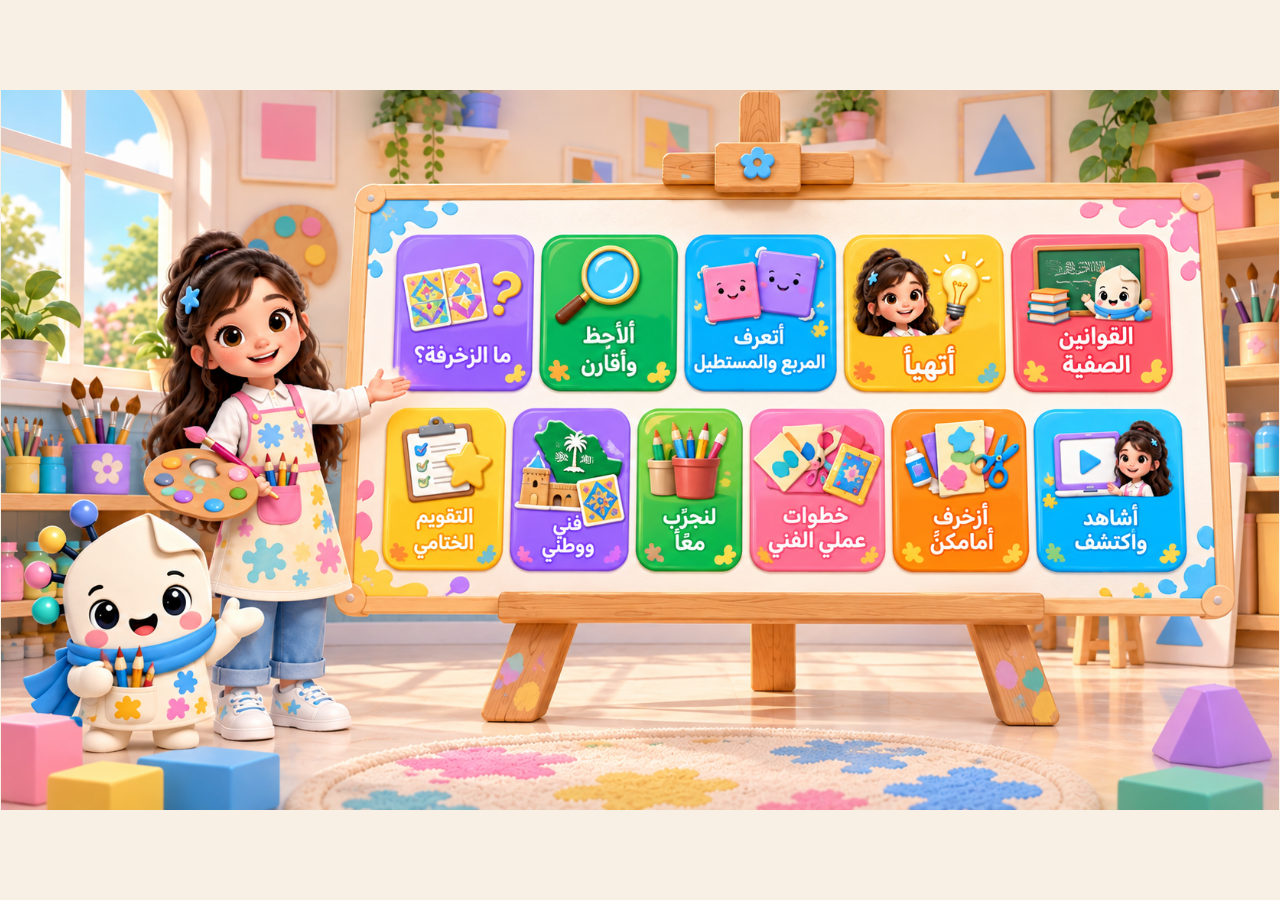
<file: index.html>
<!doctype html><html lang="ar"><head><meta charset="utf-8"><meta name="viewport" content="width=device-width,initial-scale=1,viewport-fit=cover"><link rel="stylesheet" href="style.css"><title>أزخرف بالمربع والمستطيل</title></head><body class="home-body"><main class="home-page"><div class="home-stage"><img class="home-image" src="home.png" alt="الشاشة الرئيسية"><div class="homewrap"><a class="hot" href="01-class-rules.html" style="left:73.8%;top:19.5%;width:18.1%;height:25.0%" aria-label="القوانين الصفية"></a><a class="hot" href="02-warm-up.html" style="left:60.3%;top:19.5%;width:13.5%;height:25.0%" aria-label="أتهيأ"></a><a class="hot" href="03-shapes.html" style="left:46.6%;top:19.5%;width:13.7%;height:25.0%" aria-label="أتعرف المربع والمستطيل"></a><a class="hot" href="04-compare.html" style="left:33.9%;top:19.5%;width:12.1%;height:25.0%" aria-label="ألاحظ وأقارن"></a><a class="hot" href="05-decoration.html" style="left:21.1%;top:19.5%;width:12.5%;height:25.0%" aria-label="ما الزخرفة"></a><a class="hot" href="06-watch-discover.html" style="left:76.8%;top:52.2%;width:15.2%;height:24.2%" aria-label="أشاهد وأكتشف"></a><a class="hot" href="07-demonstration.html" style="left:63.4%;top:52.2%;width:13.4%;height:24.2%" aria-label="أزخرف أمامكن"></a><a class="hot" href="08-art-steps.html" style="left:50.2%;top:52.2%;width:13.2%;height:24.2%" aria-label="خطوات عملي الفني"></a><a class="hot" href="09-try-together.html" style="left:42.2%;top:52.2%;width:8.0%;height:24.2%" aria-label="لنجرب معا"></a><a class="hot" href="10-art-homeland.html" style="left:33.7%;top:52.2%;width:8.5%;height:24.2%" aria-label="فني ووطني"></a><a class="hot" href="11-final-assessment.html" style="left:21.2%;top:52.2%;width:12.5%;height:24.2%" aria-label="التقويم الختامي"></a></div></div></main></body></html>
</file>
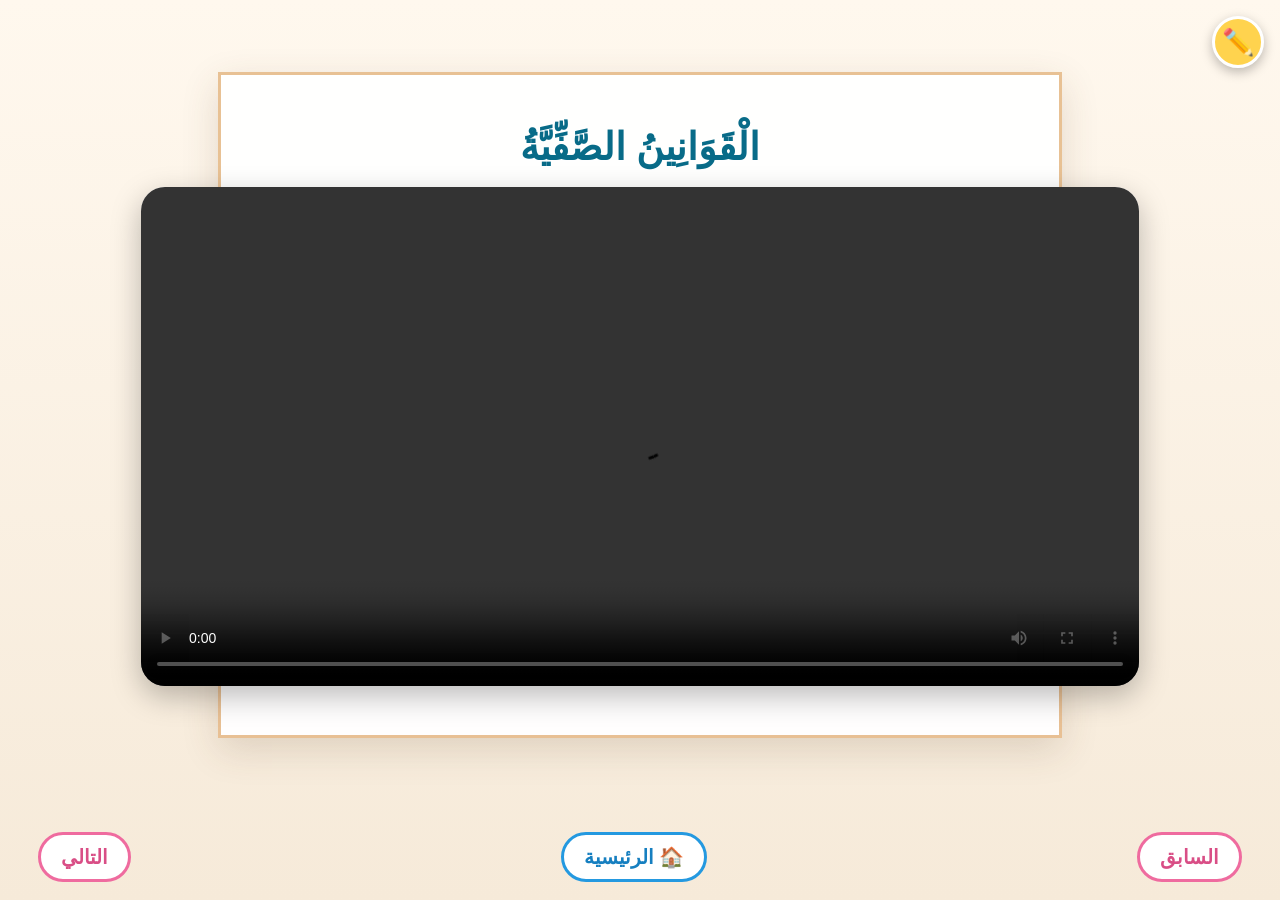
<file: 01-class-rules.html>
<!doctype html><html lang="ar" dir="rtl"><head><meta charset="utf-8"><meta name="viewport" content="width=device-width,initial-scale=1"><link rel="stylesheet" href="style.css"><title>أزخرف بالمربع والمستطيل</title></head><body><main class="page class-rules-page"><div class="board"><div class="title">الْقَوَانِينُ الصَّفِّيَّةُ</div><video class="videoBox" controls playsinline src="class-rules.mp4"></video></div></main><script src="common.js"></script><script>document.addEventListener('DOMContentLoaded',()=>{document.body.insertAdjacentHTML('beforeend',nav('index.html','02-warm-up.html'));});</script></body></html>
</file>
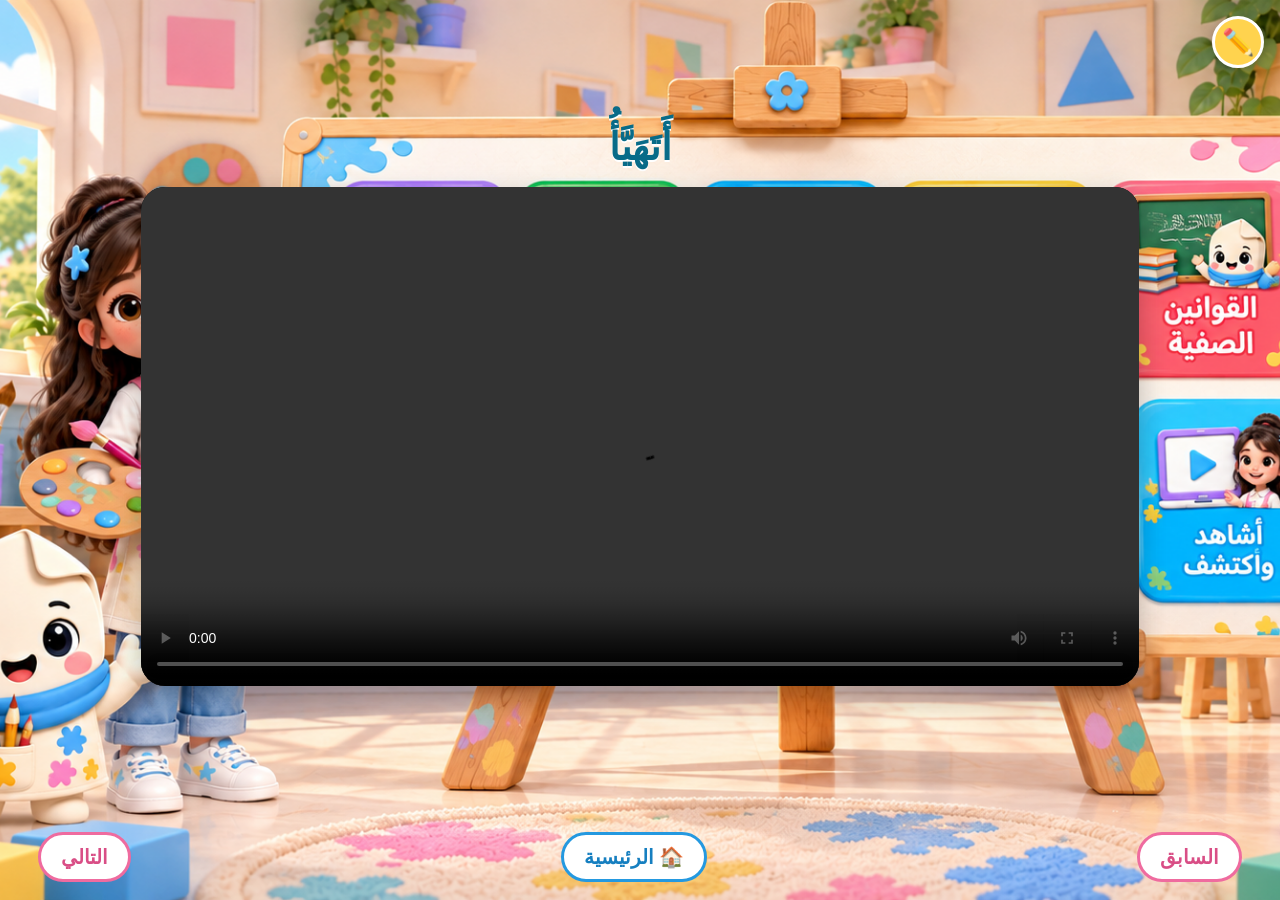
<file: 02-warm-up.html>
<!doctype html><html lang="ar" dir="rtl"><head><meta charset="utf-8"><meta name="viewport" content="width=device-width,initial-scale=1"><link rel="stylesheet" href="style.css"><title>أزخرف بالمربع والمستطيل</title></head><body><main class="page" style="background-image:url('home.png')"><div class="board"><div class="title">أَتَهَيَّأُ</div><video class="videoBox" controls playsinline src="warmup.mp4"></video></div></main><script src="common.js"></script><script>document.addEventListener('DOMContentLoaded',()=>{document.body.insertAdjacentHTML('beforeend',nav('01-class-rules.html','03-shapes.html'));});</script></body></html>
</file>
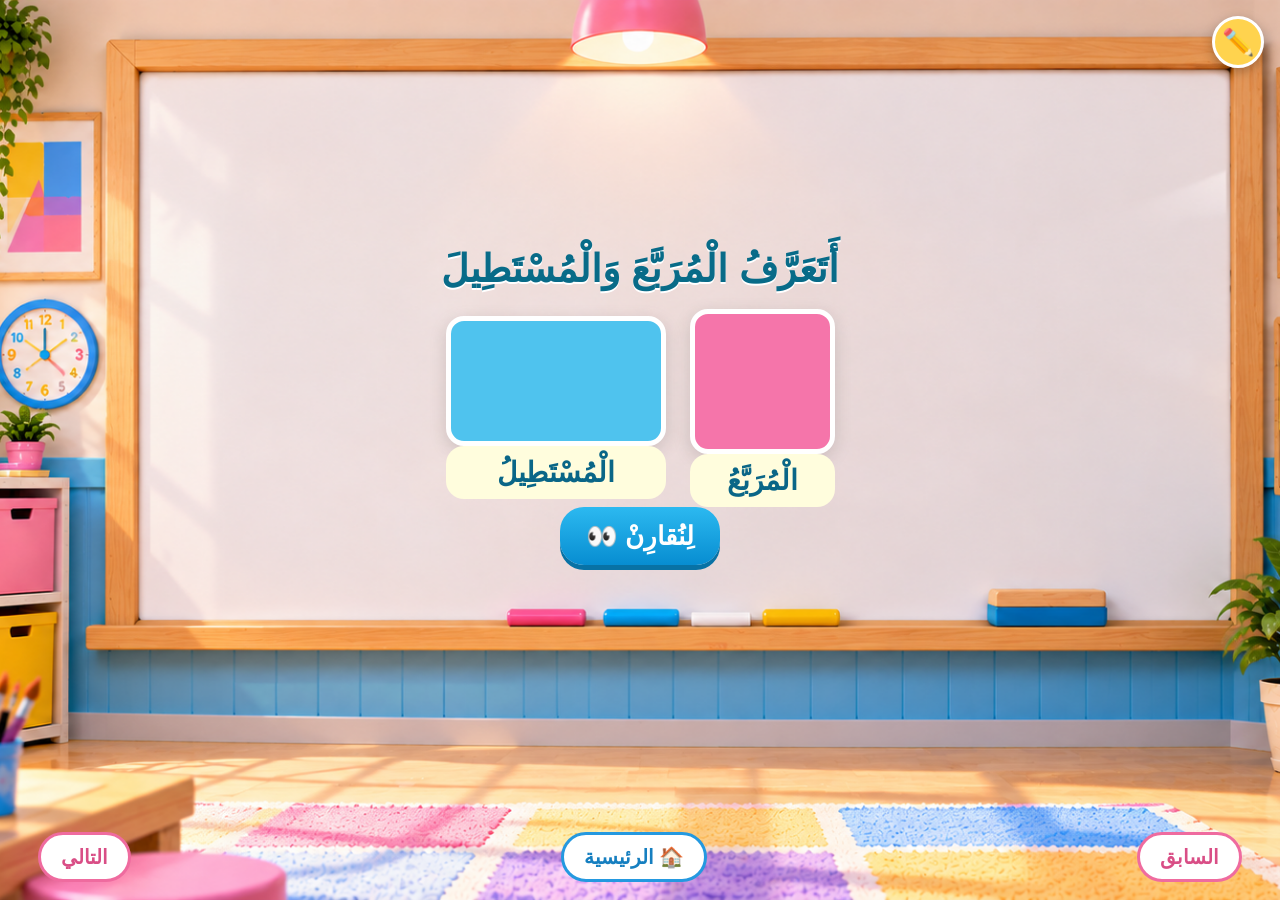
<file: 03-shapes.html>
<!doctype html><html lang="ar" dir="rtl"><head><meta charset="utf-8"><meta name="viewport" content="width=device-width,initial-scale=1"><link rel="stylesheet" href="style.css"><title>أزخرف بالمربع والمستطيل</title></head><body><main class="page" style="background-image:url('bg-shapes.png')"><div class="board"><div class="title">أَتَعَرَّفُ الْمُرَبَّعَ وَالْمُسْتَطِيلَ</div><div id="s1"><div class="row"><div><div class="shape sq pink" onclick="speak('هَذَا مُرَبَّعٌ.',this)"></div><div class="msg">الْمُرَبَّعُ</div></div><div><div class="shape rect sky" onclick="speak('هَذَا مُسْتَطِيلٌ.',this)"></div><div class="msg">الْمُسْتَطِيلُ</div></div></div><button class="btn" onclick="compare()">لِنُقارِنْ 👀</button></div><div id="s2" class="hidden"><video class="character" src="shapes-compare.mp4" autoplay controls></video><div class="row"><div class="shape sq pink"></div><div class="shape rect sky"></div></div><button class="btn" onclick="discover()">نَكْتَشِفُ الْفَرْقَ</button><button class="btn alt" onclick="drawShapes()">هَيَّا نَرْسُمُ ✏️</button></div><div id="s3" class="hidden"><div class="msg">تَتَبَّعِي الشَّكْلَ.</div><div class="row"><div class="shape sq dotted"></div><div class="shape rect dotted"></div></div><button class="btn pinkb" onclick="clearPen()">إِعادَةُ الرَّسْمِ</button></div></div></main><script src="common.js"></script><script>document.addEventListener('DOMContentLoaded',()=>{document.body.insertAdjacentHTML('beforeend',nav('02-warm-up.html','04-compare.html'));window.speak=(t,e)=>{e.animate([{transform:'scale(1)'},{transform:'scale(1.08)'},{transform:'scale(1)'}],500);speechSynthesis.speak(new SpeechSynthesisUtterance(t))};window.compare=()=>{s1.classList.add('hidden');s2.classList.remove('hidden')};window.discover=()=>{document.querySelectorAll('#s2 .shape').forEach(x=>x.animate([{outline:'0 solid gold'},{outline:'10px solid gold'},{outline:'0 solid gold'}],1000))};window.drawShapes=()=>{s2.classList.add('hidden');s3.classList.remove('hidden');mode('pen')}});</script></body></html>
</file>
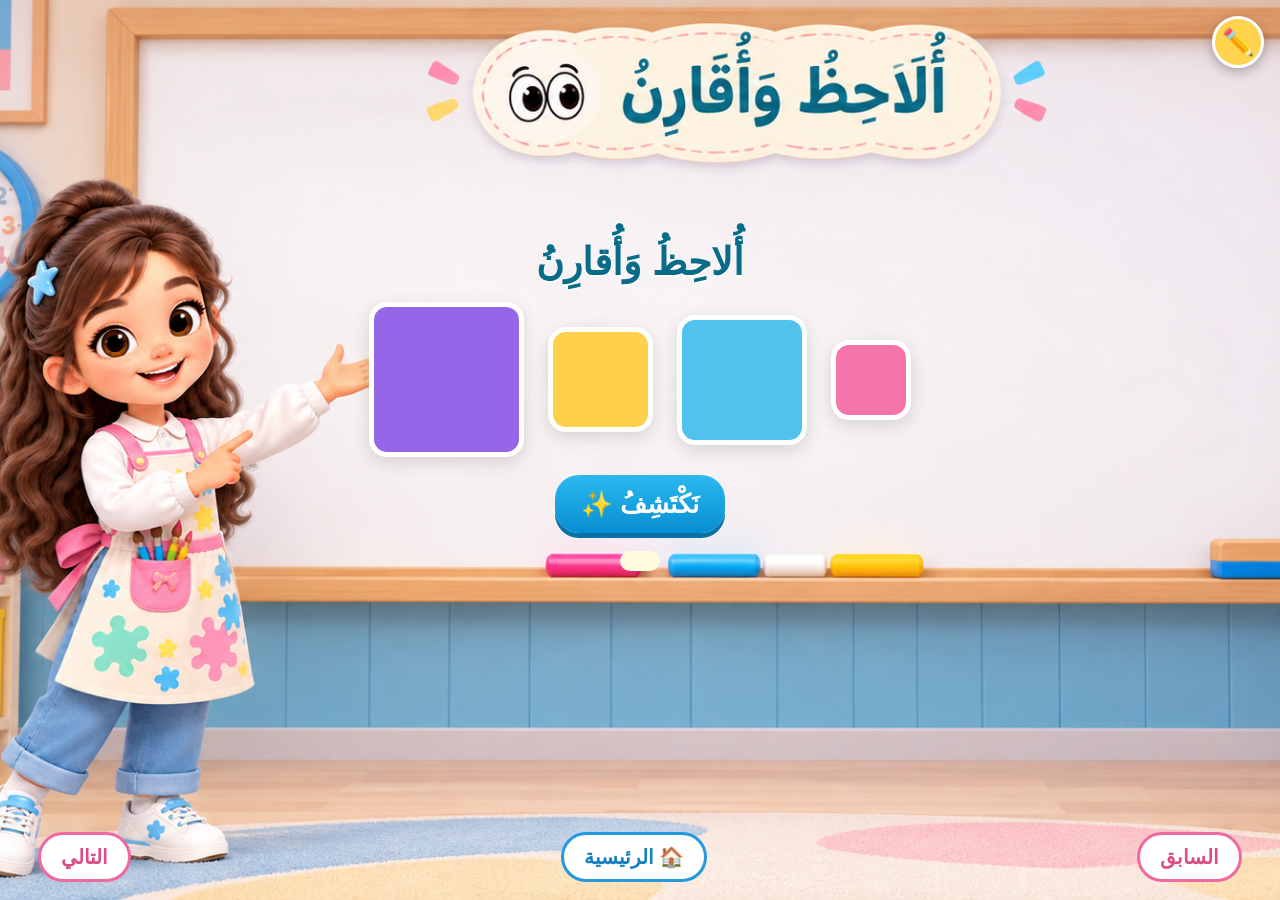
<file: 04-compare.html>
<!doctype html><html lang="ar" dir="rtl"><head><meta charset="utf-8"><meta name="viewport" content="width=device-width,initial-scale=1"><link rel="stylesheet" href="style.css"><title>أزخرف بالمربع والمستطيل</title></head><body><main class="page" style="background-image:url('bg-compare.png')"><div class="board"><div class="title">أُلاحِظُ وَأُقارِنُ</div><video id="cq" class="character" src="shapes-compare.mp4" controls autoplay></video><div id="squares" class="row"><div class="shape sq pink" style="width:80px;height:80px"></div><div class="shape sq sky" style="width:130px;height:130px"></div><div class="shape sq yellow" style="width:105px;height:105px"></div><div class="shape sq purple" style="width:155px;height:155px"></div></div><button class="btn" onclick="discoverCompare()">نَكْتَشِفُ ✨</button><div id="cm" class="msg"></div><video id="cr" class="character hidden" src="compare-result.mp4" controls></video></div></main><script src="common.js"></script><script>document.addEventListener('DOMContentLoaded',()=>{document.body.insertAdjacentHTML('beforeend',nav('03-shapes.html','05-decoration.html'));window.discoverCompare=()=>{cm.textContent='تَخْتَلِفُ فِي الْحَجْمِ';let a=[...squares.children];a.sort((x,y)=>x.offsetWidth-y.offsetWidth).forEach(x=>squares.appendChild(x));setTimeout(()=>{cm.textContent='وَتَخْتَلِفُ فِي اللَّوْنِ';a.forEach(x=>x.animate([{filter:'brightness(1)'},{filter:'brightness(1.4)'},{filter:'brightness(1)'}],700))},1200);setTimeout(()=>{cm.textContent='وَكُلُّهَا مُرَبَّعَاتٌ! ⭐';cr.classList.remove('hidden');cr.play()},2500)}});</script></body></html>
</file>
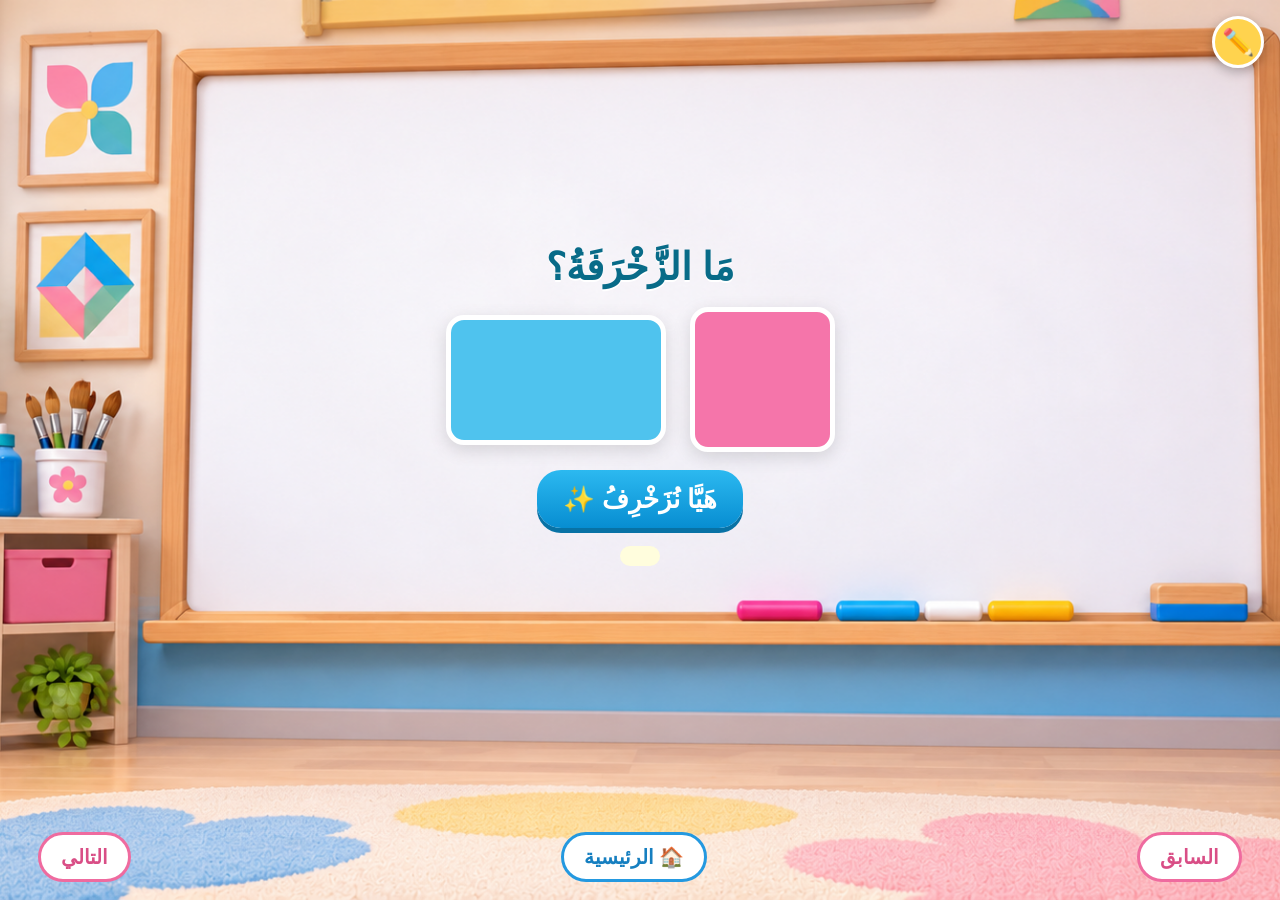
<file: 05-decoration.html>
<!doctype html><html lang="ar" dir="rtl"><head><meta charset="utf-8"><meta name="viewport" content="width=device-width,initial-scale=1"><link rel="stylesheet" href="style.css"><title>أزخرف بالمربع والمستطيل</title></head><body><main class="page" style="background-image:url('bg-decoration.png')"><div class="board"><div class="title">مَا الزَّخْرَفَةُ؟</div><video id="do" class="character" src="decoration-open.mp4" controls autoplay></video><div class="row" id="plain"><div class="shape sq pink"></div><div class="shape rect sky"></div></div><button class="btn" onclick="decorateNow()">هَيَّا نُزَخْرِفُ ✨</button><div id="decorMsg" class="msg"></div><button id="quiz" class="btn alt hidden" onclick="quizDecor()">أَيُّهُمَا مُزَخْرَفٌ؟</button><video id="dc" class="character hidden" src="decoration-close.mp4" controls></video></div></main><script src="common.js"></script><script>document.addEventListener('DOMContentLoaded',()=>{document.body.insertAdjacentHTML('beforeend',nav('04-compare.html','06-watch-discover.html'));window.decorateNow=()=>{[...plain.children].forEach((x,i)=>{x.style.backgroundImage='repeating-linear-gradient(45deg,#f575aa 0 20px,#ffd04b 20px 40px,#4fc3ee 40px 60px)';x.animate([{transform:'scale(.9)'},{transform:'scale(1.08)'},{transform:'scale(1)'}],900)});decorMsg.textContent='نُزَيِّنُ الْأَشْكَالَ فَنَصْنَعُ زَخَارِفَ جَمِيلَةً.';quiz.classList.remove('hidden')};window.quizDecor=()=>{decorMsg.textContent='أَحْسَنْتُنَّ!';dc.classList.remove('hidden');dc.play()}});</script></body></html>
</file>
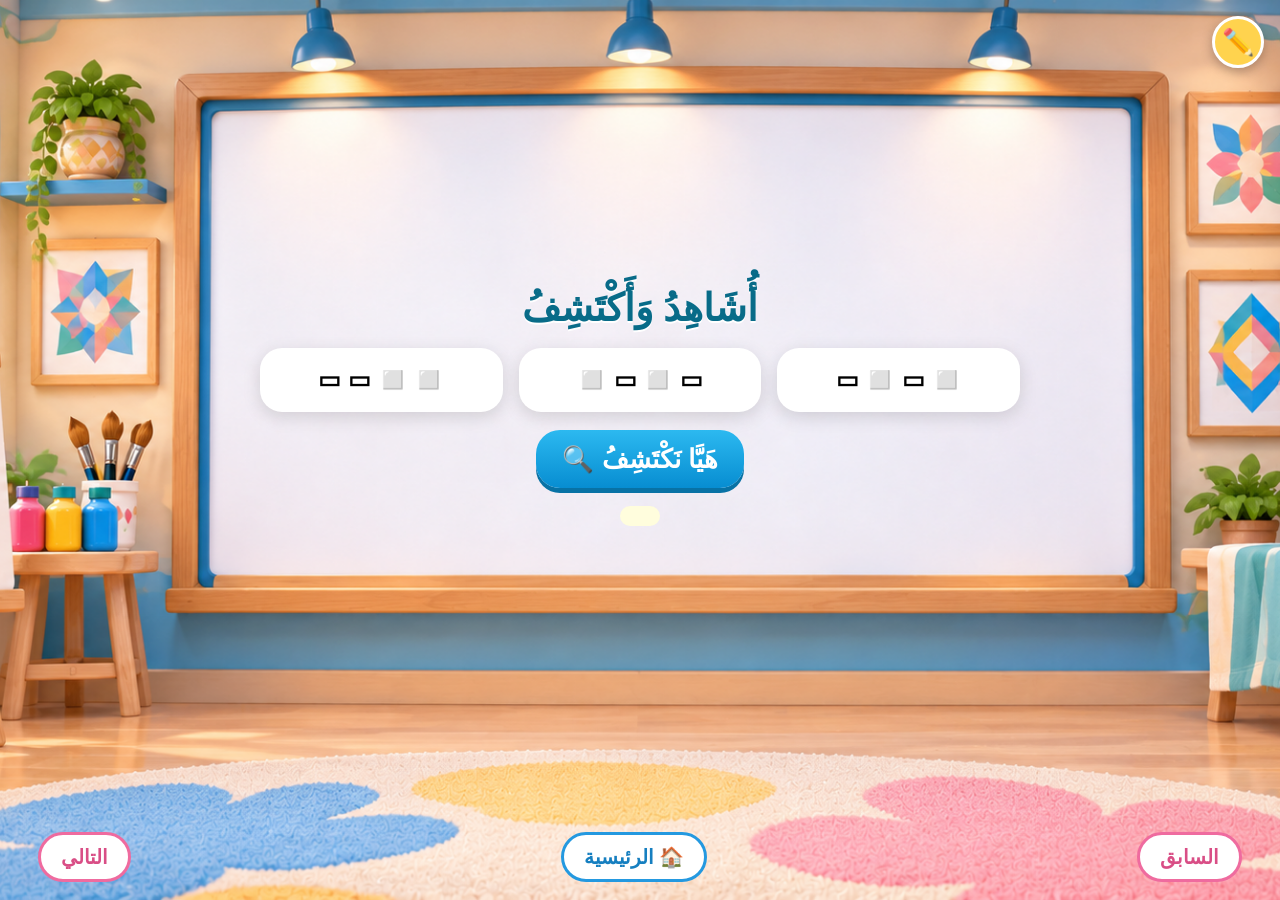
<file: 06-watch-discover.html>
<!doctype html><html lang="ar" dir="rtl"><head><meta charset="utf-8"><meta name="viewport" content="width=device-width,initial-scale=1"><link rel="stylesheet" href="style.css"><title>أزخرف بالمربع والمستطيل</title></head><body><main class="page" style="background-image:url('bg-watch.png')"><div class="board"><div class="title">أُشَاهِدُ وَأَكْتَشِفُ</div><video id="wo" class="character" src="watch-open.mp4" controls autoplay></video><div class="cards" id="patterns"><div class="card">◻️ ▭ ◻️ ▭</div><div class="card">▭ ◻️ ▭ ◻️</div><div class="card">◻️ ◻️ ▭ ▭</div></div><button class="btn" onclick="discoverPattern()">هَيَّا نَكْتَشِفُ 🔍</button><div id="wm" class="msg"></div><video id="wc" class="character hidden" src="watch-close.mp4" controls></video></div></main><script src="common.js"></script><script>document.addEventListener('DOMContentLoaded',()=>{document.body.insertAdjacentHTML('beforeend',nav('05-decoration.html','07-demonstration.html'));window.discoverPattern=()=>{wm.textContent='نُكَرِّرُ الْأَشْكَالَ فَنُكَوِّنُ زَخْرَفَةً.';patterns.querySelectorAll('.card').forEach(x=>x.animate([{transform:'scale(1)'},{transform:'scale(1.08)'},{transform:'scale(1)'}],800));setTimeout(()=>{wc.classList.remove('hidden');wc.play()},1200)}});</script></body></html>
</file>
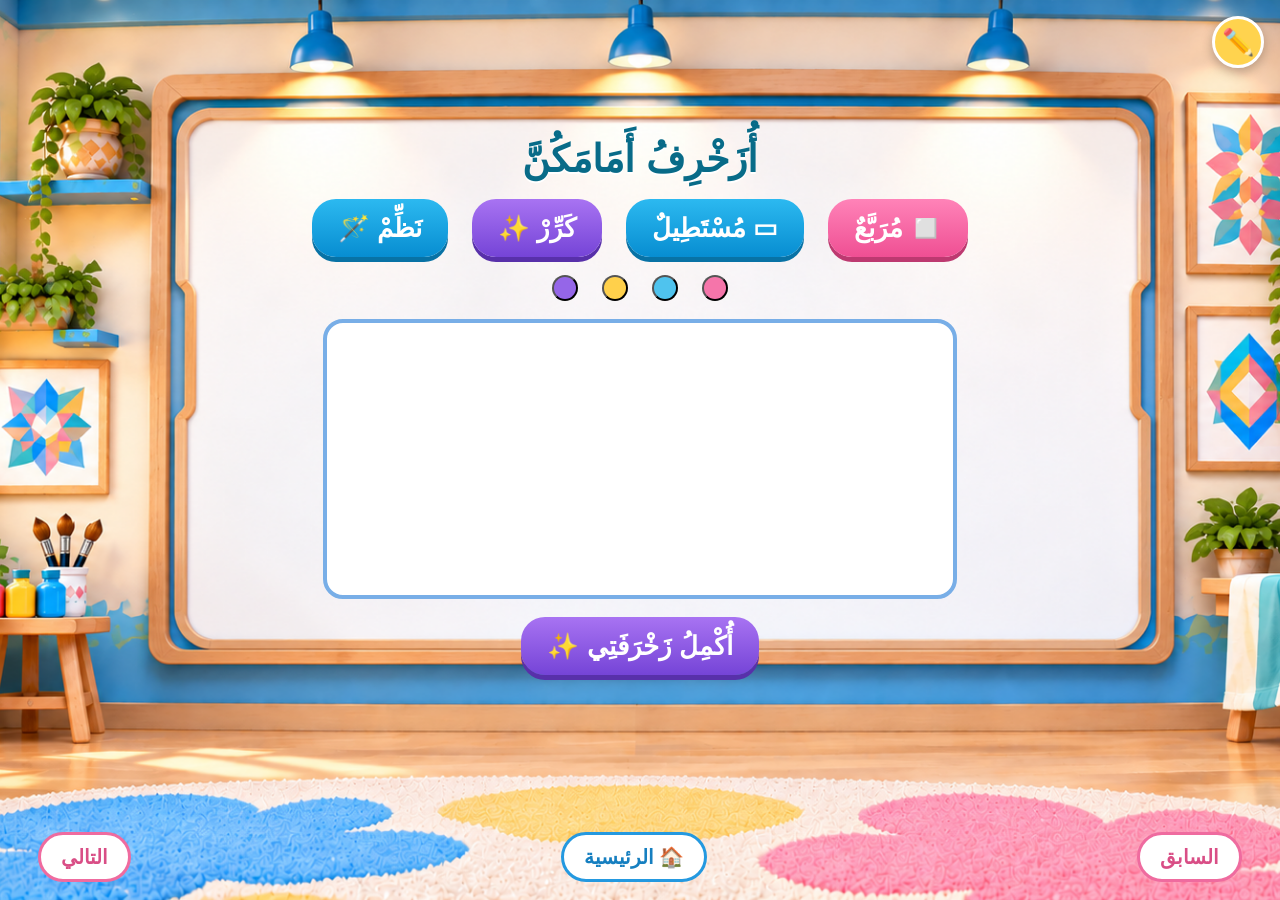
<file: 07-demonstration.html>
<!doctype html><html lang="ar" dir="rtl"><head><meta charset="utf-8"><meta name="viewport" content="width=device-width,initial-scale=1"><link rel="stylesheet" href="style.css"><title>أزخرف بالمربع والمستطيل</title></head><body><main class="page" style="background-image:url('bg-demo.png')"><div class="board"><div class="title">أُزَخْرِفُ أَمَامَكُنَّ</div><video id="deOpen" class="character" src="demo-open.mp4" controls autoplay></video><div class="row"><button class="btn pinkb" onclick="kind='sq'">◻️ مُرَبَّعٌ</button><button class="btn" onclick="kind='rect'">▭ مُسْتَطِيلٌ</button><button class="btn alt" onclick="duplicate()">كَرِّرْ ✨</button><button class="btn" onclick="arrange()">نَظِّمْ 🪄</button></div><div class="row"><button class="color" style="background:#f575aa" onclick="col='#f575aa'"></button><button class="color" style="background:#4fc3ee" onclick="col='#4fc3ee'"></button><button class="color" style="background:#ffd04b" onclick="col='#ffd04b'"></button><button class="color" style="background:#9566e8" onclick="col='#9566e8'"></button></div><div id="workspace" style="width:75%;height:280px;background:#fff;border:4px solid #78aee7;border-radius:20px;position:relative" onclick="addShape(event)"></div><button class="btn alt" onclick="finishDemo()">أُكْمِلُ زَخْرَفَتِي ✨</button><video id="deClose" class="character hidden" src="demo-close.mp4" controls></video></div></main><script src="common.js"></script><script>document.addEventListener('DOMContentLoaded',()=>{document.body.insertAdjacentHTML('beforeend',nav('06-watch-discover.html','08-art-steps.html'));let kind='sq',col='#f575aa',selected=null;window.addShape=e=>{if(e.target!==workspace)return;let d=document.createElement('div');d.className=kind==='sq'?'smallshape':'smallrect';d.style.cssText=`position:absolute;left:${e.offsetX-30}px;top:${e.offsetY-30}px;background:${col};cursor:move`;d.onclick=ev=>{ev.stopPropagation();selected=d};workspace.appendChild(d);selected=d};window.duplicate=()=>{if(!selected)return;let n=selected.cloneNode();n.style.left=(parseInt(selected.style.left)+75)+'px';n.onclick=selected.onclick;workspace.appendChild(n);selected=n};window.arrange=()=>{[...workspace.children].forEach((x,i)=>{x.style.left=(20+i*100)+'px';x.style.top='100px'})};window.finishDemo=()=>{deClose.classList.remove('hidden');deClose.play()}});</script></body></html>
</file>
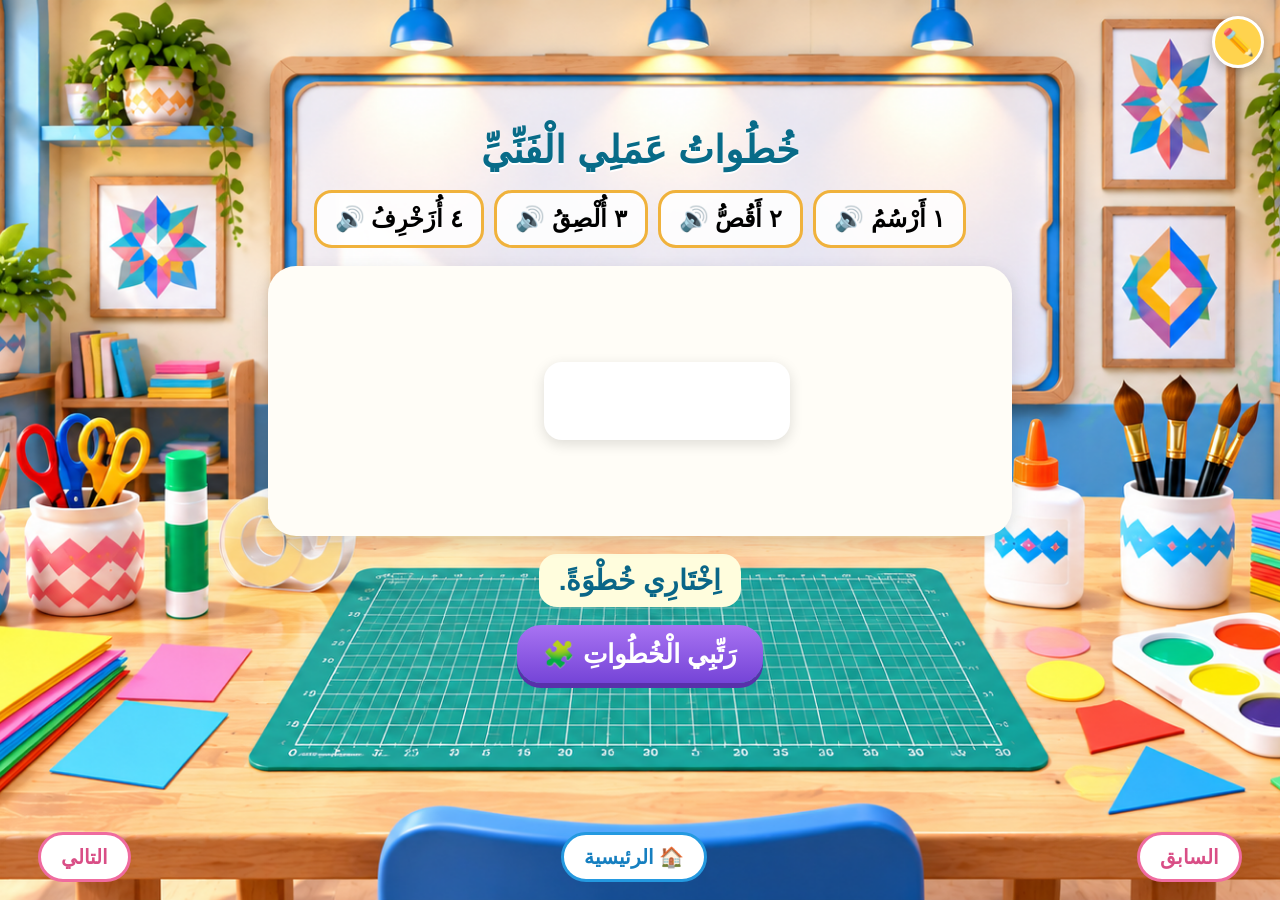
<file: 08-art-steps.html>
<!doctype html><html lang="ar" dir="rtl"><head><meta charset="utf-8"><meta name="viewport" content="width=device-width,initial-scale=1"><link rel="stylesheet" href="style.css"><title>خُطُواتُ عَمَلِي الْفَنِّيِّ</title><style>
.workstage{position:relative;width:min(88%,820px);height:270px;background:#fffdf7;border-radius:28px;padding:16px;overflow:hidden;box-shadow:0 6px 18px #0002;display:flex;align-items:center;justify-content:center}.paper{position:relative;width:82%;height:82%;background:#fff;border-radius:18px;box-shadow:0 4px 14px #0002;overflow:hidden}.demo-svg{width:100%;height:100%;display:block}.trace{fill:none;stroke:#168fd1;stroke-width:7;stroke-linecap:round;stroke-linejoin:round;stroke-dasharray:900;stroke-dashoffset:900}.trace.go{animation:drawLine 1.6s ease forwards}.trace.r2.go{animation-delay:.45s}.cutline{fill:#f575aa;stroke:#777;stroke-width:4;stroke-dasharray:12 9}.scissor{position:absolute;font-size:48px;left:17%;top:58%;opacity:0;z-index:3}.scissor.go{opacity:1;animation:cutMove 2.1s ease-in-out forwards}.cutpiece{position:absolute;width:130px;height:105px;background:#f575aa;border-radius:12px;left:34%;top:29%;opacity:0}.cutpiece.go{animation:pieceOut .8s 1.7s ease forwards}.basecard{position:absolute;width:210px;height:145px;background:#fff2c7;border:4px solid #e3bd58;border-radius:18px;right:16%;top:22%}.gluepiece{position:absolute;width:125px;height:90px;background:#4fc3ee;border-radius:12px;left:15%;top:35%;z-index:2}.gluepiece.go{animation:glueMove 1.8s ease forwards}.gluedrop{position:absolute;left:37%;top:44%;font-size:42px;opacity:0}.gluedrop.go{animation:dropPop .8s ease forwards}.decorShape{position:relative;width:260px;height:150px;background:#fff2c7;border:5px solid #e0b74d;border-radius:20px;overflow:hidden}.unit{position:absolute;width:42px;height:42px;border-radius:7px;opacity:0;transform:scale(.3)}.unit.go{animation:unitIn .45s ease forwards}.u1{background:#f575aa;right:22px;top:20px}.u2{background:#4fc3ee;right:76px;top:20px;animation-delay:.18s!important}.u3{background:#ffd04b;right:130px;top:20px;animation-delay:.36s!important}.u4{background:#9566e8;right:184px;top:20px;animation-delay:.54s!important}.u5{background:#4fc3ee;right:22px;top:78px;animation-delay:.72s!important}.u6{background:#f575aa;right:76px;top:78px;animation-delay:.9s!important}.u7{background:#9566e8;right:130px;top:78px;animation-delay:1.08s!important}.u8{background:#ffd04b;right:184px;top:78px;animation-delay:1.26s!important}.orderbox{display:none;width:92%;background:#fffdf7;border-radius:24px;padding:14px}.orderbox.show{display:block}.ordercards,.ordertargets{display:flex;gap:10px;justify-content:center;flex-wrap:wrap;margin:8px}.ordercard,.target{min-width:135px;padding:12px;border-radius:16px;font-size:20px;font-weight:900}.ordercard{background:#fff;border:3px solid #9b6be8;cursor:grab;touch-action:none}.target{background:#f5f0ff;border:3px dashed #9b6be8;min-height:58px}.target.ok{background:#e7ffe9;border-style:solid}.activeStep{background:#fff2b8!important;transform:translateY(-3px)}
@keyframes drawLine{to{stroke-dashoffset:0}}@keyframes cutMove{0%{left:17%;top:58%;transform:rotate(-20deg)}35%{left:35%;top:23%;transform:rotate(20deg)}70%{left:53%;top:23%;transform:rotate(90deg)}100%{left:55%;top:62%;transform:rotate(170deg)}}@keyframes pieceOut{to{opacity:1;transform:translateY(32px) rotate(5deg);box-shadow:0 8px 15px #0003}}@keyframes glueMove{to{left:58%;top:31%;transform:scale(.92)}}@keyframes dropPop{40%{opacity:1;transform:scale(1.2)}100%{opacity:0;transform:scale(.5)}}@keyframes unitIn{to{opacity:1;transform:scale(1)}}
@media(max-width:800px){.workstage{height:230px;width:96%}.step{font-size:18px;padding:9px}.basecard{right:8%}.decorShape{transform:scale(.82)}}
</style></head><body><main class="page" style="background-image:url('bg-steps.png')"><div class="board"><div class="title">خُطُواتُ عَمَلِي الْفَنِّيِّ</div><video id="so" class="character" src="steps-open.mp4" controls autoplay playsinline></video><div class="stepbar"><button class="step" data-n="1" onclick="runStep(1)">١ أَرْسُمُ 🔊</button><button class="step" data-n="2" onclick="runStep(2)">٢ أَقُصُّ 🔊</button><button class="step" data-n="3" onclick="runStep(3)">٣ أُلْصِقُ 🔊</button><button class="step" data-n="4" onclick="runStep(4)">٤ أُزَخْرِفُ 🔊</button></div><div id="stepArea" class="workstage"><div id="visual"></div></div><div id="stepMsg" class="msg">اِخْتَارِي خُطْوَةً.</div><video id="warn" class="character hidden" src="minbar-warning.mp4" controls playsinline></video><button id="orderBtn" class="btn alt" onclick="showOrder()">رَتِّبِي الْخُطُواتِ 🧩</button><div id="orderBox" class="orderbox"><div class="msg">رَتِّبِي: أَرْسُمُ ← أَقُصُّ ← أُلْصِقُ ← أُزَخْرِفُ</div><div id="orderCards" class="ordercards"></div><div id="targets" class="ordertargets"></div><div id="orderFeedback" class="feedback"></div></div><video id="sc" class="character hidden" src="steps-close.mp4" controls playsinline></video><audio id="aud"></audio></div></main><script src="common.js"></script><script>
document.addEventListener('DOMContentLoaded',()=>{document.body.insertAdjacentHTML('beforeend',nav('07-demonstration.html','09-try-together.html'));showDraw(false)});
const files=['','draw.wav','cut.wav','glue.wav','decorate.wav'];const msgs=['','أَرْسُمُ الشَّكْلَ الْهَنْدَسِيَّ.','أَقُصُّ الشَّكْلَ الْهَنْدَسِيَّ.','أُلْصِقُ الشَّكْلَ الْهَنْدَسِيَّ.','أُزَخْرِفُ الشَّكْلَ.'];
function mark(n){document.querySelectorAll('.step').forEach(b=>b.classList.toggle('activeStep',+b.dataset.n===n));stepMsg.textContent=msgs[n];aud.src=files[n];aud.currentTime=0;aud.play().catch(()=>{})}
function showDraw(play=true){visual.innerHTML=`<div class="paper"><svg class="demo-svg" viewBox="0 0 700 220"><rect class="trace r1" x="390" y="48" width="145" height="125" rx="10"/><rect class="trace r2" x="120" y="62" width="215" height="100" rx="10"/></svg></div>`;if(play)setTimeout(()=>document.querySelectorAll('.trace').forEach(x=>x.classList.add('go')),80)}
function showCut(){visual.innerHTML=`<div class="paper"><div style="position:absolute;left:34%;top:29%;width:130px;height:105px;border:4px dashed #777;border-radius:12px;background:#f9b0cd88"></div><div class="cutpiece"></div><div class="scissor">✂️</div></div>`;setTimeout(()=>{document.querySelector('.scissor').classList.add('go');document.querySelector('.cutpiece').classList.add('go')},80)}
function showGlue(){visual.innerHTML=`<div class="paper"><div class="basecard"></div><div class="gluepiece"></div><div class="gluedrop">💧</div></div>`;setTimeout(()=>{document.querySelector('.gluedrop').classList.add('go');setTimeout(()=>document.querySelector('.gluepiece').classList.add('go'),420)},80)}
function showDecor(){visual.innerHTML=`<div class="decorShape">${Array.from({length:8},(_,i)=>`<span class="unit u${i+1}"></span>`).join('')}</div>`;setTimeout(()=>document.querySelectorAll('.unit').forEach(x=>x.classList.add('go')),80)}
window.runStep=n=>{mark(n);if(n===1)showDraw();if(n===3)showGlue();if(n===4)showDecor();if(n===2){warn.classList.remove('hidden');warn.currentTime=0;warn.play().catch(()=>{});visual.innerHTML='<div class="msg">⚠️ أَسْتَخْدِمُ الْمِقَصَّ بِحَذَرٍ.</div>';let done=()=>{warn.classList.add('hidden');showCut()};warn.onended=done;setTimeout(()=>{if(!warn.classList.contains('hidden')&&warn.paused)done()},3500)}};
const order=[{id:1,t:'أَرْسُمُ ✏️'},{id:2,t:'أَقُصُّ ✂️'},{id:3,t:'أُلْصِقُ 🖐️'},{id:4,t:'أُزَخْرِفُ 🎨'}];let selected=null;
window.showOrder=()=>{orderBtn.style.display='none';stepArea.style.display='none';stepMsg.style.display='none';orderBox.classList.add('show');let shuffled=[3,1,4,2];orderCards.innerHTML=shuffled.map(i=>`<button class="ordercard" data-id="${i}">${order[i-1].t}</button>`).join('');targets.innerHTML=order.map(x=>`<button class="target" data-need="${x.id}">${x.id}</button>`).join('');document.querySelectorAll('.ordercard').forEach(c=>c.onclick=()=>{selected=c;document.querySelectorAll('.ordercard').forEach(x=>x.style.outline='');c.style.outline='5px solid #ffd04b'});document.querySelectorAll('.target').forEach(t=>t.onclick=()=>place(t))};
function place(t){if(!selected)return;if(+selected.dataset.id===+t.dataset.need){t.textContent=selected.textContent;t.classList.add('ok');selected.remove();selected=null;if(!document.querySelector('.ordercard')){orderFeedback.textContent='أَحْسَنْتُنَّ! أَصْبَحْنَا مُسْتَعِدَّاتٍ لِلْعَمَلِ الْفَنِّيِّ. ⭐';setTimeout(()=>{sc.classList.remove('hidden');sc.play().catch(()=>{})},600)}}else{t.animate([{transform:'translateX(0)'},{transform:'translateX(-8px)'},{transform:'translateX(8px)'},{transform:'translateX(0)'}],350)}}
</script></body></html>
</file>
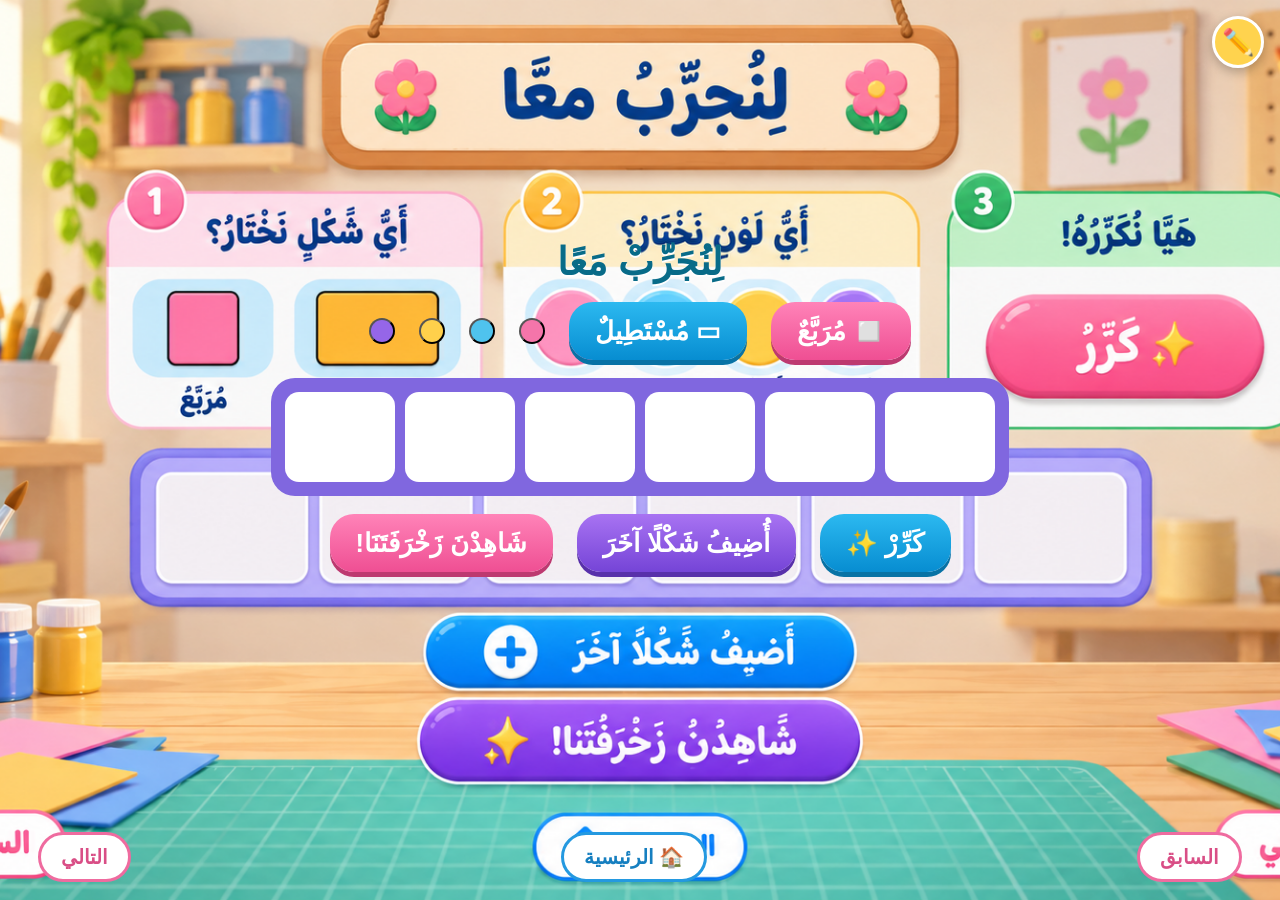
<file: 09-try-together.html>
<!doctype html><html lang="ar" dir="rtl"><head><meta charset="utf-8"><meta name="viewport" content="width=device-width,initial-scale=1"><link rel="stylesheet" href="style.css"><title>أزخرف بالمربع والمستطيل</title></head><body><main class="page" style="background-image:url('bg-try.png')"><div class="board"><div class="title">لِنُجَرِّبْ مَعًا</div><video id="to" class="character" src="try-open.mp4" controls autoplay></video><div class="row"><button class="btn pinkb" onclick="pick='sq'">◻️ مُرَبَّعٌ</button><button class="btn" onclick="pick='rect'">▭ مُسْتَطِيلٌ</button><button class="color" style="background:#f575aa" onclick="tcol='#f575aa'"></button><button class="color" style="background:#4fc3ee" onclick="tcol='#4fc3ee'"></button><button class="color" style="background:#ffd04b" onclick="tcol='#ffd04b'"></button><button class="color" style="background:#9566e8" onclick="tcol='#9566e8'"></button></div><div id="slots" class="slots"><div class="slot"></div><div class="slot"></div><div class="slot"></div><div class="slot"></div><div class="slot"></div><div class="slot"></div></div><div class="row"><button class="btn" onclick="repeatTry()">كَرِّرْ ✨</button><button class="btn alt" onclick="addOther()">أُضِيفُ شَكْلًا آخَرَ</button><button class="btn pinkb" onclick="finishTry()">شَاهِدْنَ زَخْرَفَتَنَا!</button></div><video id="tc" class="character hidden" src="try-close.mp4" controls></video></div></main><script src="common.js"></script><script>document.addEventListener('DOMContentLoaded',()=>{document.body.insertAdjacentHTML('beforeend',nav('08-art-steps.html','10-art-homeland.html'));let pick='sq',tcol='#f575aa',idx=0,alt=false;window.repeatTry=()=>{if(idx>=6)return;let d=document.createElement('div');d.className=pick==='sq'?'smallshape':'smallrect';d.style.background=tcol;slots.children[idx++].appendChild(d)};window.addOther=()=>{pick=pick==='sq'?'rect':'sq';alt=true};window.finishTry=()=>{while(idx<6)repeatTry();tc.classList.remove('hidden');tc.play()}});</script></body></html>
</file>
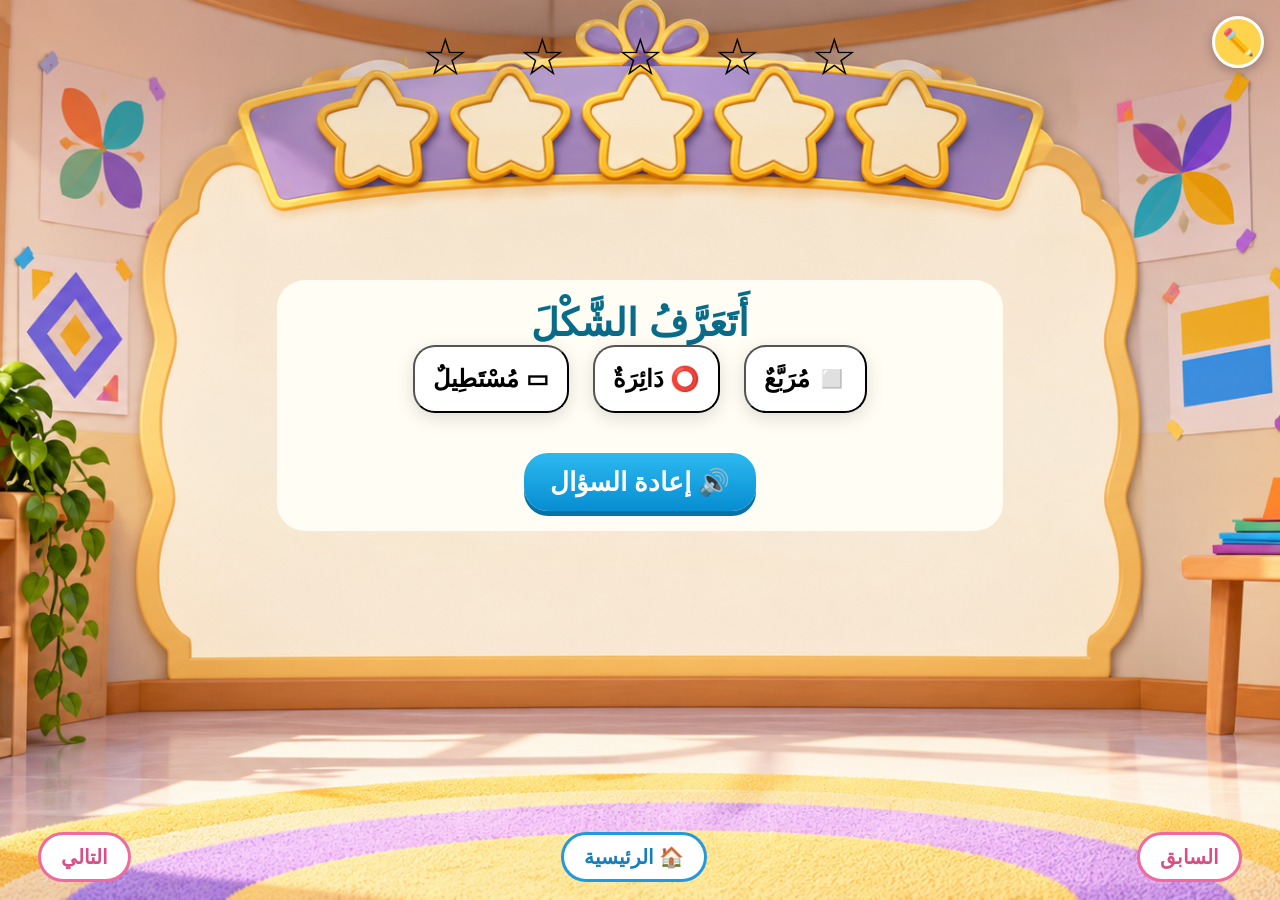
<file: 11-final-assessment.html>
<!doctype html><html lang="ar" dir="rtl"><head><meta charset="utf-8"><meta name="viewport" content="width=device-width,initial-scale=1"><link rel="stylesheet" href="style.css"><title>أزخرف بالمربع والمستطيل</title></head><body><main class="page" style="background-image:url('bg-assessment.png')"><div class="stars" id="stars"><span>☆</span><span>☆</span><span>☆</span><span>☆</span><span>☆</span></div><div class="board"><div class="assess"><div class="title" id="qtitle"></div><div id="qbody"></div><div id="fb" class="feedback"></div><button class="btn" onclick="speakQ()">🔊 إعادة السؤال</button></div><video id="lc" class="character hidden" src="lesson-close.mp4" controls></video></div></main><script src="common.js"></script><script>document.addEventListener('DOMContentLoaded',()=>{document.body.insertAdjacentHTML('beforeend',nav('10-art-homeland.html','index.html'));let qi=0,sub=0;const qs=[{t:'أَتَعَرَّفُ الشَّكْلَ',voice:['أَيْنَ الْمُرَبَّعُ؟','أَيْنَ الْمُسْتَطِيلُ؟']},{t:'أُلَاحِظُ وَأُقَارِنُ',voice:['أَيُّهُمَا أَطْوَلُ؟']},{t:'أَكْتَشِفُ الزَّخْرَفَةَ',voice:['أَيُّهَا زَخْرَفَةٌ؟']},{t:'أُكْمِلُ النَّمَطَ',voice:['مَا الشَّكْلُ الَّذِي يُكْمِلُ الزَّخْرَفَةَ؟']},{t:'أُرَتِّبُ خُطُواتِ عَمَلِي',voice:['رَتِّبْنَ خُطُواتِ الْعَمَلِ الْفَنِّيِّ.']}];function render(){qtitle.textContent=qs[qi].t;fb.textContent='';if(qi===0){qbody.innerHTML='<div class="row"><button class="card" onclick="ans(\'sq\')">◻️ مُرَبَّعٌ</button><button class="card" onclick="ans(\'circle\')">⭕ دَائِرَةٌ</button><button class="card" onclick="ans(\'rect\')">▭ مُسْتَطِيلٌ</button></div>'}else if(qi===1){qbody.innerHTML='<div class="row"><button class="shape sq pink" onclick="ans(\'sq\')"></button><button class="shape rect sky" onclick="ans(\'rect\')"></button></div>'}else if(qi===2){qbody.innerHTML='<div class="cards"><button class="card" onclick="ans(\'one\')">◻️</button><button class="card" onclick="ans(\'pattern\')">◻️ ▭ ◻️ ▭</button><button class="card" onclick="ans(\'mess\')">◻️　▭<br>　◻️</button></div>'}else if(qi===3){qbody.innerHTML='<div class="msg">■ ▭ ■ ▭ ■ ❓</div><div class="row"><button class="card" onclick="ans(\'sq\')">■</button><button class="card" onclick="ans(\'rect\')">▭</button></div>'}else{qbody.innerHTML='<div class="cards"><div class="card">✏️ أَرْسُمُ</div><div class="card">✂️ أَقُصُّ</div><div class="card">🖐️ أُلْصِقُ</div><div class="card">🎨 أُزَخْرِفُ</div></div><button class="btn alt" onclick="ans(\'order\')">تَمَّ التَّرْتِيبُ</button>'}speakQ()}window.speakQ=()=>{speechSynthesis.cancel();speechSynthesis.speak(new SpeechSynthesisUtterance(qs[qi].voice[sub]||qs[qi].voice[0]))};window.ans=a=>{let ok=false;if(qi===0){ok=(sub===0&&a==='sq')||(sub===1&&a==='rect');if(ok&&sub===0){fb.textContent='أَحْسَنْتُنَّ!';sub=1;setTimeout(render,800);return}}else if(qi===1)ok=a==='rect';else if(qi===2)ok=a==='pattern';else if(qi===3)ok=a==='rect';else ok=a==='order';if(!ok){fb.textContent='حَاوِلْنَ مَرَّةً أُخْرَى.';return}fb.textContent='أَحْسَنْتُنَّ!';stars.children[qi].textContent='★';stars.children[qi].classList.add('done');setTimeout(()=>{qi++;sub=0;if(qi<5)render();else{qtitle.textContent='أَحْسَنْتُنَّ! ⭐⭐⭐⭐⭐';qbody.innerHTML='<div class="msg">أَنْتُنَّ فَنَّانَاتٌ مُبْدِعَاتٌ!</div>';lc.classList.remove('hidden');lc.play()}},900)};render();});</script></body></html>
</file>
<file: style.css>
:root{--blue:#087da3;--pink:#f35f9e;--yellow:#ffc642;--purple:#8b5be8;--green:#35b86a}
*{box-sizing:border-box}html,body{margin:0;width:100%;height:100%;font-family:"Tahoma","Arial",sans-serif;direction:rtl;background:#f8f0e5;overflow:hidden}.page{position:relative;width:100vw;height:100vh;background-size:cover;background-position:center}.board{position:absolute;inset:8% 17% 18% 17%;display:flex;flex-direction:column;align-items:center;justify-content:center;gap:18px;text-align:center}.title{font-size:clamp(24px,3vw,48px);font-weight:900;color:#086b88;text-shadow:0 2px #fff}.row{display:flex;gap:24px;align-items:center;justify-content:center;flex-wrap:wrap}.shape{border:5px solid #fff;box-shadow:0 5px 18px #0002;cursor:pointer;transition:.25s}.sq{width:145px;height:145px;border-radius:18px}.rect{width:220px;height:130px;border-radius:18px}.pink{background:#f575aa}.sky{background:#4fc3ee}.yellow{background:#ffd04b}.purple{background:#9566e8}.btn{border:0;border-radius:24px;padding:14px 26px;font-size:clamp(18px,2vw,30px);font-weight:800;color:#fff;background:linear-gradient(#2cb9f0,#078dd1);box-shadow:0 5px 0 #0872a5;cursor:pointer}.btn.alt{background:linear-gradient(#a873f2,#7544d7);box-shadow:0 5px 0 #5830aa}.btn.pinkb{background:linear-gradient(#ff83b8,#ef4f93);box-shadow:0 5px 0 #bd3970}.msg{font-size:clamp(20px,2.2vw,34px);font-weight:800;color:#0a6687;background:#fffddd;padding:10px 20px;border-radius:18px}.nav{position:absolute;bottom:2%;left:3%;right:3%;display:flex;justify-content:space-between;align-items:center;z-index:30}.nav a{text-decoration:none;background:#fff;border:3px solid #ef6b9f;color:#d94e86;border-radius:25px;padding:10px 20px;font-size:20px;font-weight:800}.nav .home{border-color:#2499e0;color:#167fc0}.teacher{position:fixed;top:16px;right:16px;z-index:100}.penbtn{width:52px;height:52px;border-radius:50%;border:3px solid #fff;background:#ffd34e;font-size:26px;box-shadow:0 4px 12px #0004;cursor:pointer}.tools{display:none;margin-top:8px;background:#fff;border-radius:18px;padding:8px;box-shadow:0 4px 18px #0004;gap:6px;flex-wrap:wrap;width:240px}.tools.open{display:flex}.tools button{border:1px solid #ddd;background:#fafafa;border-radius:10px;padding:7px;cursor:pointer}.color{width:26px;height:26px;border-radius:50%!important}.draw-layer{position:fixed;inset:0;z-index:90;pointer-events:none}.draw-layer.active{pointer-events:auto}.character{position:absolute;left:1.5%;bottom:10%;width:min(31vw,420px);max-height:70vh;z-index:12;object-fit:contain;filter:drop-shadow(0 8px 10px #0003)}.videoBox{width:min(78vw,1100px);max-height:65vh;border-radius:24px;box-shadow:0 10px 30px #0004;background:#000}.cards{display:grid;grid-template-columns:repeat(3,minmax(120px,1fr));gap:16px;width:90%}.card{background:#fff;border-radius:22px;padding:18px;box-shadow:0 5px 18px #0002;font-size:24px;font-weight:800;cursor:pointer}.hidden{display:none!important}.dotted{border:5px dashed #888;background:#fff8}.slots{display:flex;gap:10px;background:#8067df;padding:14px;border-radius:24px}.slot{width:110px;height:90px;background:#fff;border-radius:14px;display:flex;align-items:center;justify-content:center}.smallshape{width:65px;height:65px;border-radius:10px}.smallrect{width:85px;height:50px;border-radius:10px}.stars{position:absolute;top:3%;left:31%;right:31%;display:flex;justify-content:space-around;font-size:52px;z-index:5}.star.done{filter:drop-shadow(0 0 10px gold);color:#ffc400}.assess{background:#fffdf4;border-radius:28px;padding:20px;width:86%;max-height:65vh;overflow:auto}.feedback{font-size:28px;font-weight:900;min-height:40px}.stepbar{display:flex;gap:10px;flex-wrap:wrap}.step{padding:12px 18px;border-radius:18px;background:#ffffffdd;font-weight:900;font-size:24px;border:3px solid #f0b23c;cursor:pointer}.pattern{display:flex;gap:10px;align-items:center}.pattern>div{box-shadow:0 2px 6px #0002}.homewrap{position:absolute;inset:0}.hot{position:absolute;background:transparent;border:0;cursor:pointer;-webkit-tap-highlight-color:transparent;outline:none;touch-action:manipulation}@media (hover:hover) and (pointer:fine){.hot:hover{outline:4px solid #fff8;border-radius:20px}}@media(max-width:800px){.board{inset:10% 8% 18%}.character{width:35vw}.sq{width:100px;height:100px}.rect{width:160px;height:90px}.cards{grid-template-columns:repeat(2,1fr)}.nav a{font-size:16px;padding:8px 12px}}

/* الشاشة الرئيسية: إظهار الصورة كاملة داخل أي شاشة بدون قص */
.home-body{background:#f8f0e5;overflow:hidden}
.home-page{width:100vw;height:100dvh;display:flex;align-items:center;justify-content:center;overflow:hidden;background:#f8f0e5}
.home-stage{position:relative;width:min(100vw,calc(100dvh * 16 / 9));height:min(100dvh,calc(100vw * 9 / 16));aspect-ratio:16/9;flex:none}
.home-image{position:absolute;inset:0;width:100%;height:100%;display:block;object-fit:contain;user-select:none;-webkit-user-drag:none}
.home-stage .homewrap{position:absolute;inset:0}

/* Class rules: standalone page, never show the home screen behind the video */
.class-rules-page{
  background:linear-gradient(180deg,#fff8ee 0%,#f6ead9 100%);
}
.class-rules-page .board{
  background:rgba(255,255,255,.97);
  border:3px solid rgba(222,167,105,.7);
  box-shadow:0 12px 35px rgba(91,61,36,.16);
}
.class-rules-page .videoBox{
  background:#fff;
}
</file>
